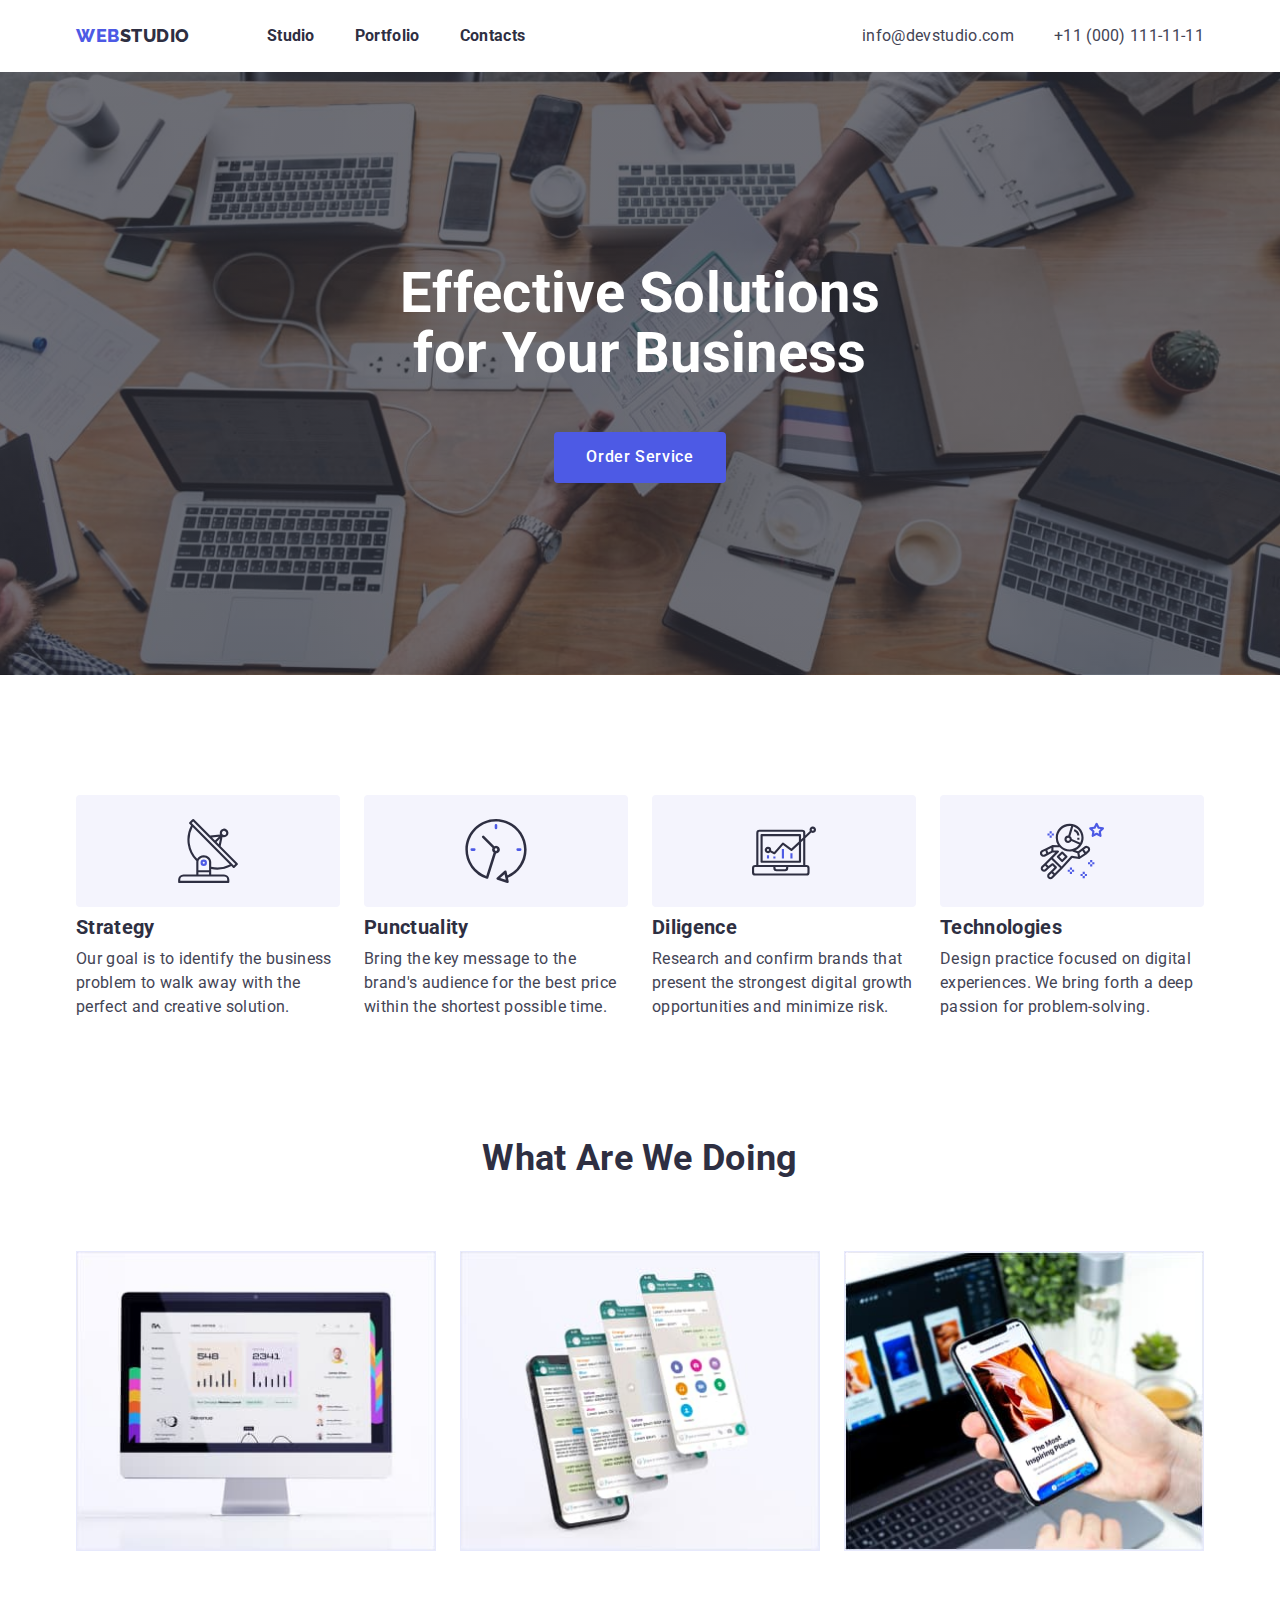
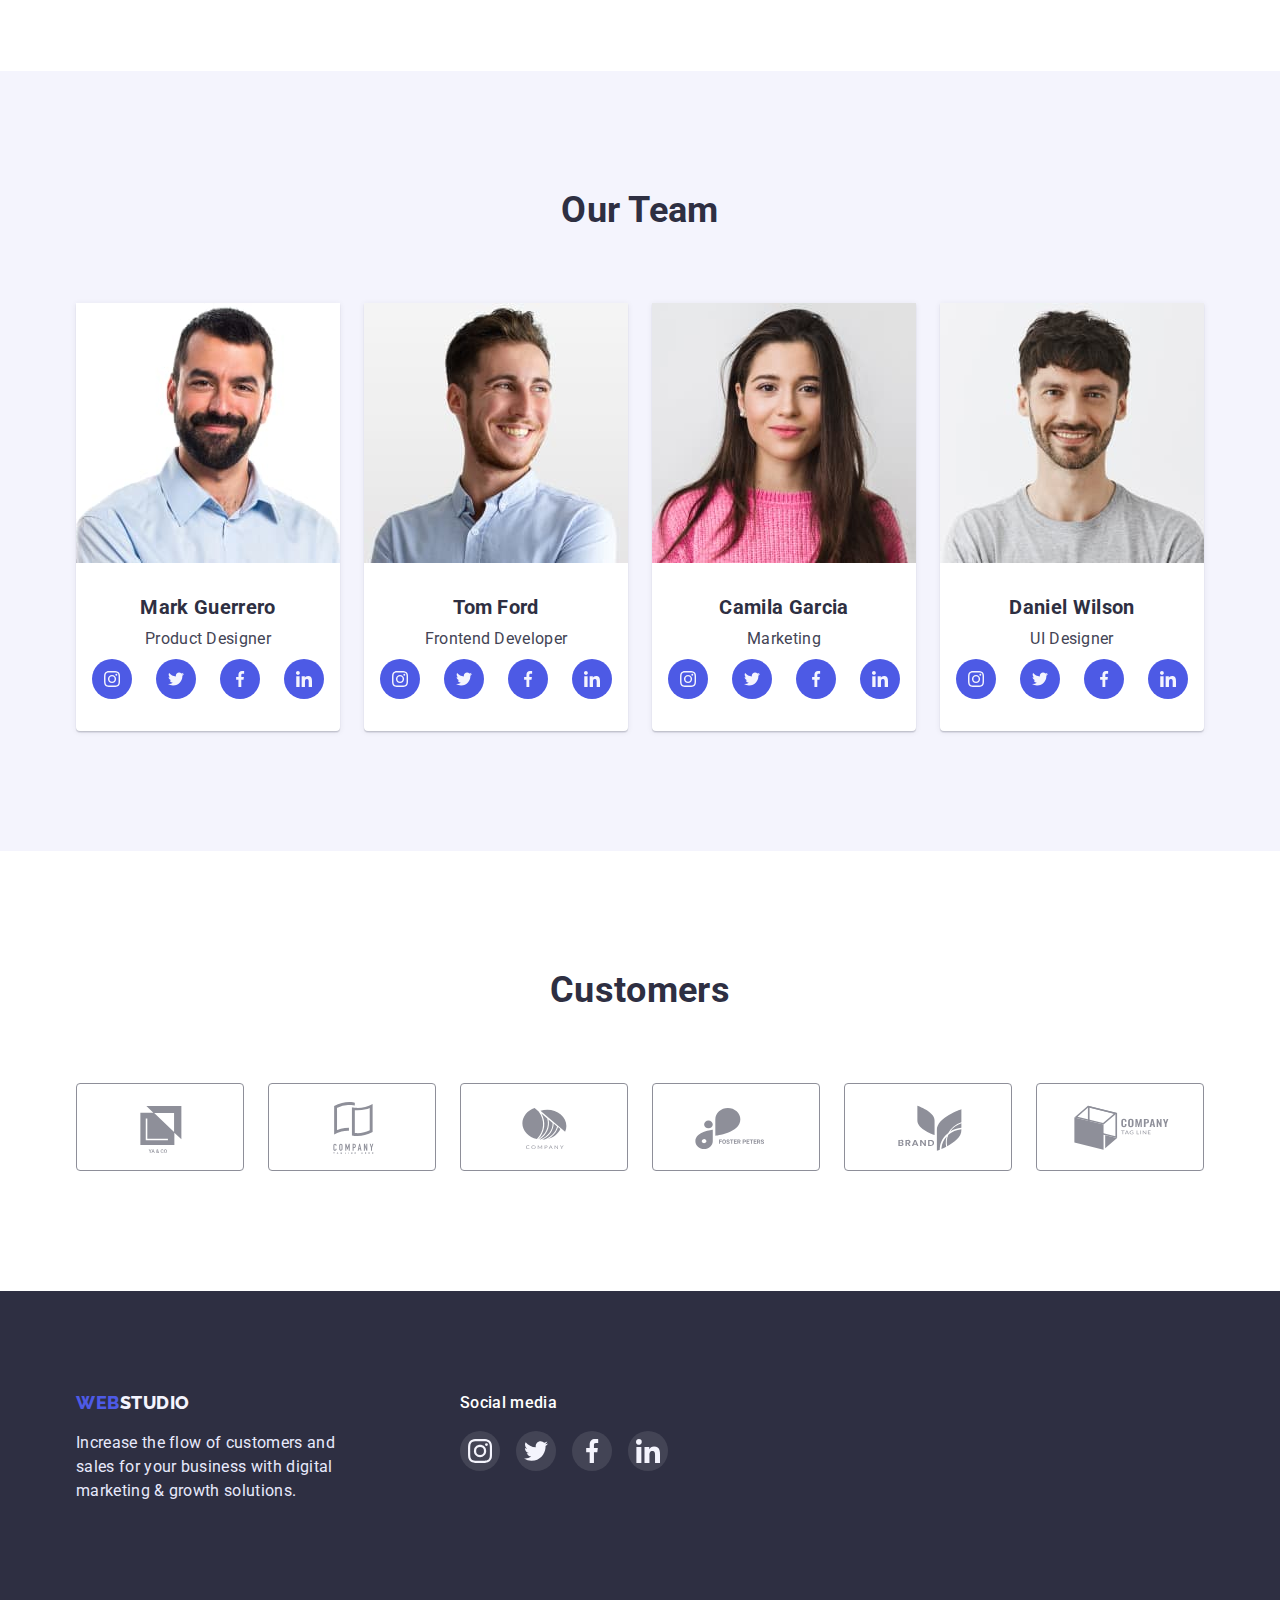
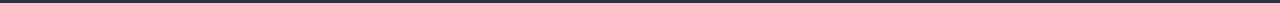
<file: index.html>
<!DOCTYPE html>
<html lang="en">
  <head>
    <meta charset="UTF-8" />
    <meta name="viewport" content="width=device-width, initial-scale=1.0" />
    <title>WebStudio</title>
    <link rel="preconnect" href="https://fonts.googleapis.com" />
    <link rel="preconnect" href="https://fonts.gstatic.com" crossorigin />
    <link
      href="https://fonts.googleapis.com/css2?family=Raleway:wght@800&family=Roboto:wght@400;500;700;900&display=swap"
      rel="stylesheet"
    />
    <link
      rel="stylesheet"
      href="https://cdnjs.cloudflare.com/ajax/libs/modern-normalize/1.1.0/modern-normalize.min.css"
    />
    <link rel="stylesheet" href="./css/styles.css" />
  </head>

  <!------------------------------Шапка------------------------------>
  <body>
    <header class="header">
      <div class="container cont-nav">
        <nav class="navigation">
          <a href="./index.html" class="link logo logo-web"
            >web<span class="logo logo-studio-top">studio</span></a
          >
          <ul class="menu list">
            <li class="menu-item">
              <a class="menu-link link" href="./index.html">Studio</a>
            </li>
            <li class="menu-item">
              <a class="menu-link link" href="./portfolio.html">Portfolio</a>
            </li>
            <li class="menu-item">
              <a class="menu-link link" href="">Contacts</a>
            </li>
          </ul>
        </nav>

        <ul class="contact list">
          <li class="contact-item">
            <a class="contact-mail link" href="mailto:info@devstudio.com">info@devstudio.com</a>
          </li>
          <li class="contact-item">
            <a class="contact-phone link" href="tel:+110001111111">+11 (000) 111-11-11</a>
          </li>
        </ul>
      </div>
    </header>

    <!-----------------------------Герой-------------------------------->
    <main>
      <section class="hero">
        <div class="container">
          <h1 class="hero-title">Effective Solutions for Your Business</h1>
          <button class="hero-btn" type="button">Order Service</button>
        </div>
      </section>

      <!-----------------------------Наші переваги------------------------>

      <section class="section-padding">
        <div class="container">
          <h2 class="hidden">Our advantages</h2>
          <!--Потрібно приховати h2 в css-->
          <ul class="list-advantage list">
            <li class="item-advantages">
              <div class="icon-advantages">
                <svg width="64" height="64">
                  <use href="./images/sprite.svg#antenna"></use>
                </svg>
              </div>
              <h3 class="title-advantages">Strategy</h3>
              <p class="text-advantages">
                Our goal is to identify the business problem to walk away with the perfect and
                creative solution.
              </p>
            </li>
            <li class="item-advantages">
              <div class="icon-advantages">
                <svg width="64" height="64">
                  <use href="./images/sprite.svg#clock"></use>
                </svg>
              </div>
              <h3 class="title-advantages">Punctuality</h3>
              <p class="text-advantages">
                Bring the key message to the brand's audience for the best price within the shortest
                possible time.
              </p>
            </li>
            <li class="item-advantages">
              <div class="icon-advantages">
                <svg width="64" height="64">
                  <use href="./images/sprite.svg#diagram"></use>
                </svg>
              </div>
              <h3 class="title-advantages">Diligence</h3>
              <p class="text-advantages">
                Research and confirm brands that present the strongest digital growth opportunities
                and minimize risk.
              </p>
            </li>
            <li class="item-advantages">
              <div class="icon-advantages">
                <svg width="64" height="64">
                  <use href="./images/sprite.svg#astronaut"></use>
                </svg>
              </div>
              <h3 class="title-advantages">Technologies</h3>
              <p class="text-advantages">
                Design practice focused on digital experiences. We bring forth a deep passion for
                problem-solving.
              </p>
            </li>
          </ul>
        </div>
      </section>

      <!-----------------------------Що ми робимо--------------------->
      <section class="job-section">
        <div class="container">
          <h2 class="job-title">What are we doing</h2>
          <ul class="job-list list">
            <li class="job-item">
              <img class="job-content" src="./images/imac.jpg" alt="imac" width="360" />
            </li>
            <li class="job-item">
              <img class="job-content" src="./images/messenger.jpg" alt="messenger" width="360" />
            </li>
            <li class="job-item">
              <img class="job-content" src="./images/iphone.jpg" alt="iphone" width="360" />
            </li>
          </ul>
        </div>
      </section>

      <!----------------------------Наша команда--------------------------->
      <section class="team-section section-padding">
        <div class="container">
          <h2 class="team-title">Our Team</h2>
          <ul class="team-list list">
            <li class="team-item">
              <img src="./images/markguerrero.jpg" alt="Mark Guerrero" width="264" />
              <div class="employee">
                <h3 class="team-employee">Mark Guerrero</h3>
                <p class="team-position">Product Designer</p>
                <ul class="social-list list">
                  <li class="social-list-item">
                    <a href="" class="social-list-link">
                      <svg class="social-list-icon" width="16" height="16">
                        <use href="./images/sprite.svg#instagram"></use>
                      </svg>
                    </a>
                  </li>
                  <li class="social-list-item">
                    <a href="" class="social-list-link">
                      <svg class="social-list-icon" width="16" height="16">
                        <use href="./images/sprite.svg#twitter"></use>
                      </svg>
                    </a>
                  </li>
                  <li class="social-list-item">
                    <a href="" class="social-list-link">
                      <svg class="social-list-icon" width="16" height="16">
                        <use href="./images/sprite.svg#facebook"></use>
                      </svg>
                    </a>
                  </li>
                  <li class="social-list-item">
                    <a href="" class="social-list-link">
                      <svg class="social-list-icon" width="16" height="16">
                        <use href="./images/sprite.svg#linkedin"></use>
                      </svg>
                    </a>
                  </li>
                </ul>
              </div>
            </li>
            <li class="team-item">
              <img src="./images/tomford.jpg" alt="Tom Ford" width="264" />
              <div class="employee">
                <h3 class="team-employee">Tom Ford</h3>
                <p class="team-position">Frontend Developer</p>
                <ul class="social-list list">
                  <li class="social-list-item">
                    <a href="" class="social-list-link">
                      <svg class="social-list-icon" width="16" height="16">
                        <use href="./images/sprite.svg#instagram"></use>
                      </svg>
                    </a>
                  </li>
                  <li class="social-list-item">
                    <a href="" class="social-list-link">
                      <svg class="social-list-icon" width="16" height="16">
                        <use href="./images/sprite.svg#twitter"></use>
                      </svg>
                    </a>
                  </li>
                  <li class="social-list-item">
                    <a href="" class="social-list-link">
                      <svg class="social-list-icon" width="16" height="16">
                        <use href="./images/sprite.svg#facebook"></use>
                      </svg>
                    </a>
                  </li>
                  <li class="social-list-item">
                    <a href="" class="social-list-link">
                      <svg class="social-list-icon" width="16" height="16">
                        <use href="./images/sprite.svg#linkedin"></use>
                      </svg>
                    </a>
                  </li>
                </ul>
              </div>
            </li>
            <li class="team-item">
              <img src="./images/camilagarcia.jpg" alt="Camila Garcia" width="264" />
              <div class="employee">
                <h3 class="team-employee">Camila Garcia</h3>
                <p class="team-position">Marketing</p>
                <ul class="social-list list">
                  <li class="social-list-item">
                    <a href="" class="social-list-link">
                      <svg class="social-list-icon" width="16" height="16">
                        <use href="./images/sprite.svg#instagram"></use>
                      </svg>
                    </a>
                  </li>
                  <li class="social-list-item">
                    <a href="" class="social-list-link">
                      <svg class="social-list-icon" width="16" height="16">
                        <use href="./images/sprite.svg#twitter"></use>
                      </svg>
                    </a>
                  </li>
                  <li class="social-list-item">
                    <a href="" class="social-list-link">
                      <svg class="social-list-icon" width="16" height="16">
                        <use href="./images/sprite.svg#facebook"></use>
                      </svg>
                    </a>
                  </li>
                  <li class="social-list-item">
                    <a href="" class="social-list-link">
                      <svg class="social-list-icon" width="16" height="16">
                        <use href="./images/sprite.svg#linkedin"></use>
                      </svg>
                    </a>
                  </li>
                </ul>
              </div>
            </li>
            <li class="team-item">
              <img src="./images/danielwilson.jpg" alt="Daniel Wilson" width="264" />
              <div class="employee">
                <h3 class="team-employee">Daniel Wilson</h3>
                <p class="team-position">UI Designer</p>
                <ul class="social-list list">
                  <li class="social-list-item">
                    <a href="" class="social-list-link">
                      <svg class="social-list-icon" width="16" height="16">
                        <use href="./images/sprite.svg#instagram"></use>
                      </svg>
                    </a>
                  </li>
                  <li class="social-list-item">
                    <a href="" class="social-list-link">
                      <svg class="social-list-icon" width="16" height="16">
                        <use href="./images/sprite.svg#twitter"></use>
                      </svg>
                    </a>
                  </li>
                  <li class="social-list-item">
                    <a href="" class="social-list-link">
                      <svg class="social-list-icon" width="16" height="16">
                        <use href="./images/sprite.svg#facebook"></use>
                      </svg>
                    </a>
                  </li>
                  <li class="social-list-item">
                    <a href="" class="social-list-link">
                      <svg class="social-list-icon" width="16" height="16">
                        <use href="./images/sprite.svg#linkedin"></use>
                      </svg>
                    </a>
                  </li>
                </ul>
              </div>
            </li>
          </ul>
        </div>
      </section>

      <!--------------------------------клієнти------------------------------------>
      <section class="section-padding">
        <div class="container">
          <h2 class="team-title">Customers</h2>
          <ul class="customers-list list">
            <li class="customers-item">
              <a href="" class="customers-link">
                <svg class="customers-icon" width="104" height="56">
                  <use href="./images/sprite.svg#yaco"></use>
                </svg>
              </a>
            </li>
            <li class="customers-item">
              <a href="" class="customers-link">
                <svg class="customers-icon" width="104" height="56">
                  <use href="./images/sprite.svg#tagline-here"></use>
                </svg>
              </a>
            </li>
            <li class="customers-item">
              <a href="" class="customers-link">
                <svg class="customers-icon" width="104" height="56">
                  <use href="./images/sprite.svg#company"></use>
                </svg>
              </a>
            </li>
            <li class="customers-item">
              <a href="" class="customers-link">
                <svg class="customers-icon" width="104" height="56">
                  <use href="./images/sprite.svg#foster"></use>
                </svg>
              </a>
            </li>
            <li class="customers-item">
              <a href="" class="customers-link">
                <svg class="customers-icon" width="104" height="56">
                  <use href="./images/sprite.svg#brand"></use>
                </svg>
              </a>
            </li>
            <li class="customers-item">
              <a href="" class="customers-link">
                <svg class="customers-icon" width="104" height="56">
                  <use href="./images/sprite.svg#tag"></use>
                </svg>
              </a>
            </li>
          </ul>
        </div>
      </section>
    </main>

    <!----------------------------------Футер-------------------------------------->
    <footer class="footer-space">
      <div class="container cont-footer">
        <div class="footer-logo">
          <a href="./index.html" class="link logo logo-web"
            >web<span class="logo logo-studio-bottom">studio</span></a
          >
          <p class="footer-text">
            Increase the flow of customers and sales for your business with digital marketing &
            growth solutions.
          </p>
        </div>
        <div class="footer-social">
          <h4 class="social-title">Social media</h4>
          <ul class="social-footer-list list">
            <li class="social-list-item">
              <a href="" class="social-footer-link">
                <svg class="social-list-icon" width="24" height="24">
                  <use href="./images/sprite.svg#instagram"></use>
                </svg>
              </a>
            </li>
            <li class="social-list-item">
              <a href="" class="social-footer-link">
                <svg class="social-list-icon" width="24" height="24">
                  <use href="./images/sprite.svg#twitter"></use>
                </svg>
              </a>
            </li>
            <li class="social-list-item">
              <a href="" class="social-footer-link">
                <svg class="social-list-icon" width="24" height="24">
                  <use href="./images/sprite.svg#facebook"></use>
                </svg>
              </a>
            </li>
            <li class="social-list-item">
              <a href="" class="social-footer-link">
                <svg class="social-list-icon" width="24" height="24">
                  <use href="./images/sprite.svg#linkedin"></use>
                </svg>
              </a>
            </li>
          </ul>
        </div>
      </div>
    </footer>
  </body>
</html>
</file>
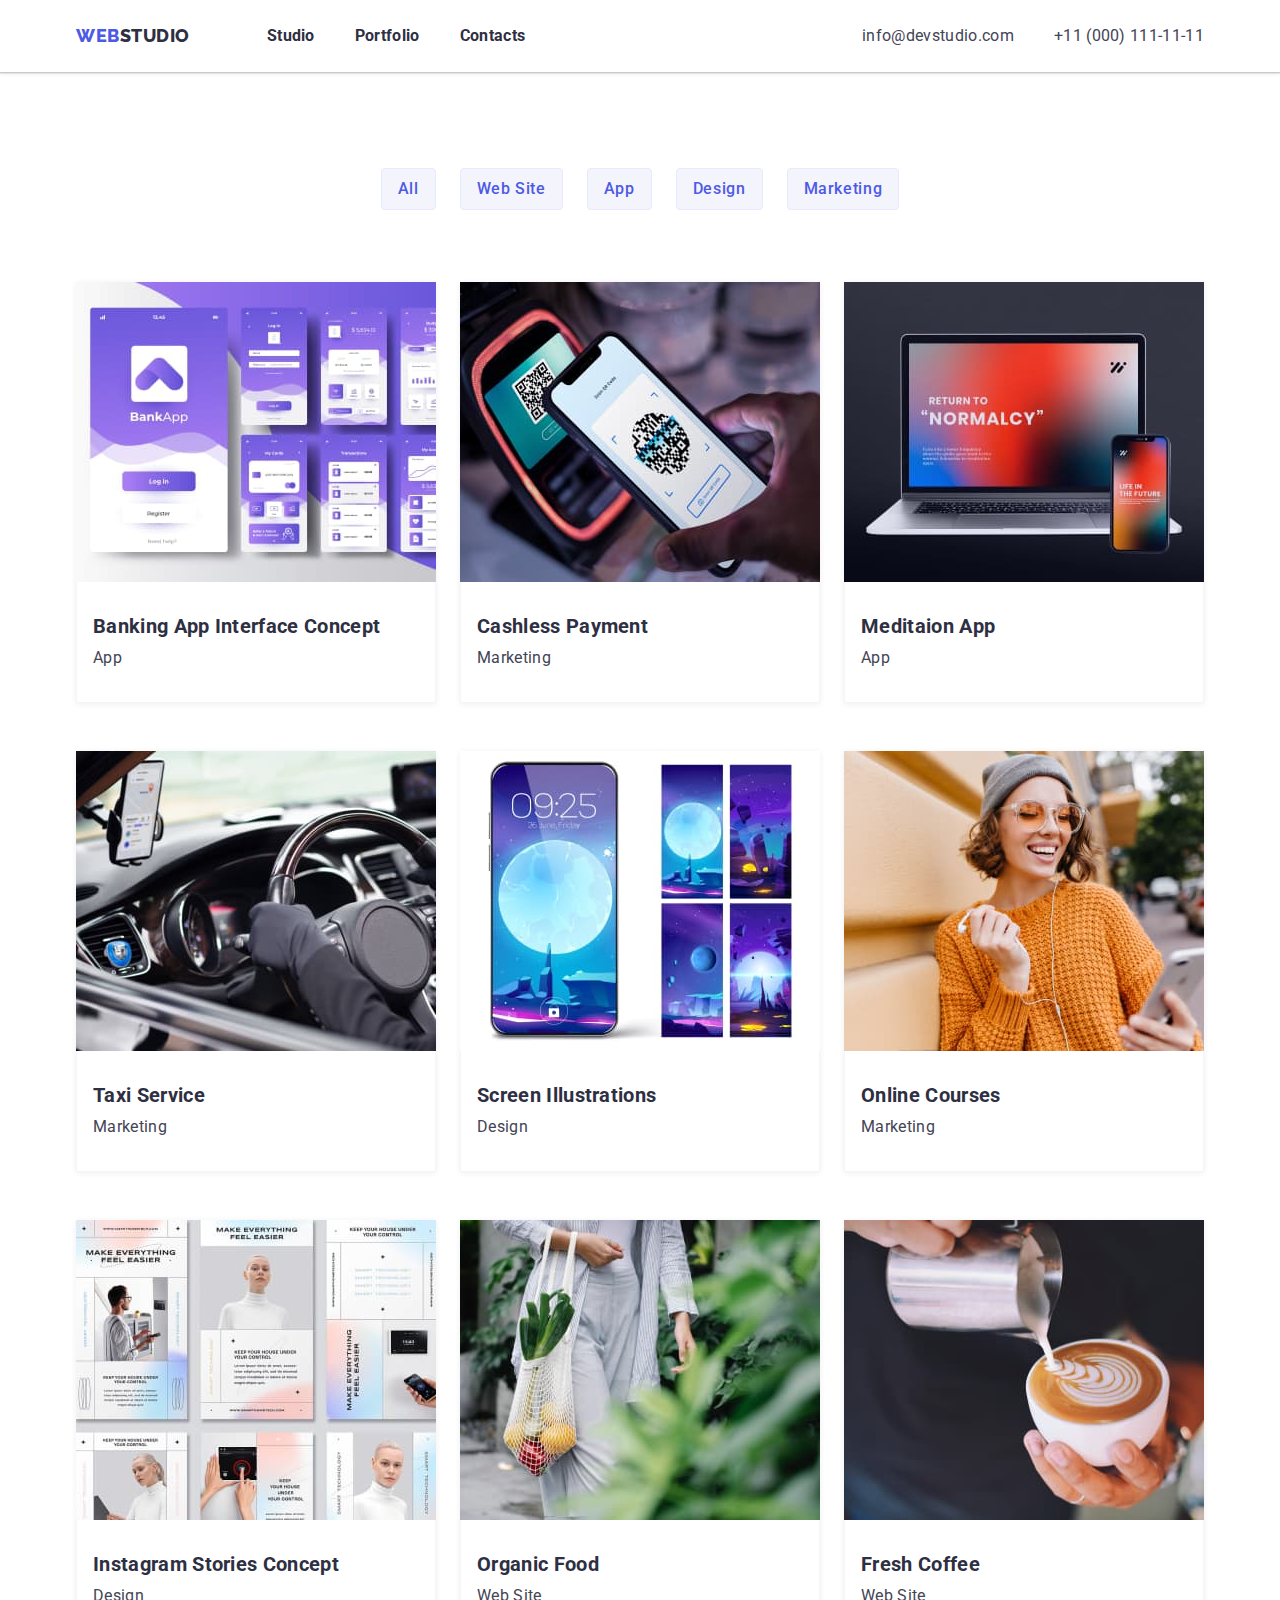
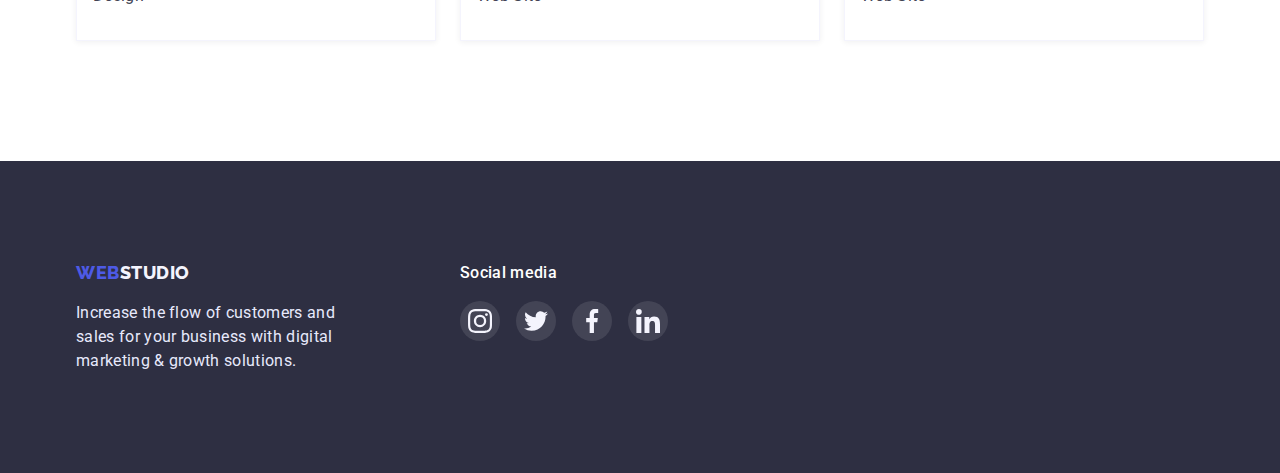
<file: portfolio.html>
<!DOCTYPE html>
<html lang="en">
  <head>
    <meta charset="UTF-8" />
    <meta http-equiv="X-UA-Compatible" content="IE=edge" />
    <meta name="viewport" content="width=device-width, initial-scale=1.0" />
    <title>Portfolio</title>
    <link rel="preconnect" href="https://fonts.googleapis.com" />
    <link rel="preconnect" href="https://fonts.gstatic.com" crossorigin />
    <link
      href="https://fonts.googleapis.com/css2?family=Raleway:wght@800&family=Roboto:wght@400;500;700;900&display=swap"
      rel="stylesheet"
    />
    <link
      rel="stylesheet"
      href="https://cdnjs.cloudflare.com/ajax/libs/modern-normalize/1.1.0/modern-normalize.min.css"
    />
    <link rel="stylesheet" href="./css/styles.css" />
  </head>

  <body>
    <!--------------------------------------Шапка----------------------------------------->
    <header class="header">
      <div class="container cont-nav">
        <nav class="navigation">
          <a href="./index.html" class="link logo logo-web"
            >web<span class="logo logo-studio-top">studio</span></a
          >
          <ul class="menu list">
            <li class="menu-item"><a class="menu-link link" href="./index.html">Studio</a></li>
            <li class="menu-item">
              <a class="menu-link link" href="./portfolio.html">Portfolio</a>
            </li>
            <li class="menu-item"><a class="menu-link link" href="">Contacts</a></li>
          </ul>
        </nav>

        <ul class="contact list">
          <li class="contact-item">
            <a class="contact-mail link" href="mailto:info@devstudio.com">info@devstudio.com</a>
          </li>
          <li class="contact-item">
            <a class="contact-phone link" href="tel:+110001111111">+11 (000) 111-11-11</a>
          </li>
        </ul>
      </div>
    </header>

    <!--------------------------------------Наші проекти------------------------------------->
    <main>
      <section class="portfolio-section">
        <h1 class="hidden">Our projects</h1>
        <!--Потрібно приховати h1 в css-->

        <!------------------------------------Фільтр----------------------------------------->
        <div class="container">
          <ul class="list filter-list">
            <li class="filter-item"><button class="filter-btn" type="button">All</button></li>
            <li class="filter-item"><button class="filter-btn" type="button">Web Site</button></li>
            <li class="filter-item"><button class="filter-btn" type="button">App</button></li>
            <li class="filter-item"><button class="filter-btn" type="button">Design</button></li>
            <li class="filter-item"><button class="filter-btn" type="button">Marketing</button></li>
          </ul>

          <!-----------------------------------Портфоліо--------------------------------------->
          <ul class="list list-portfolio">
            <li class="item-portfolio">
              <a class="link link-portfolio" href="">
                <img
                  src="./images-portfolio/bankaap.jpg"
                  alt="bank application"
                  width="360"
                  height="300"
                />
                <div class="portfolio-content">
                  <h2 class="title-portfolio">Banking App Interface Concept</h2>
                  <p class="text-portfolio">App</p>
                </div>
              </a>
            </li>
            <li class="item-portfolio">
              <a class="link link-portfolio" href="">
                <img
                  src="./images-portfolio/phoneqrcode.jpg"
                  alt="qr code on the phone"
                  width="360"
                  height="300"
                />
                <div class="portfolio-content">
                  <h2 class="title-portfolio">Cashless Payment</h2>
                  <p class="text-portfolio">Marketing</p>
                </div>
              </a>
            </li>
            <li class="item-portfolio">
              <a class="link link-portfolio" href="">
                <img src="./images-portfolio/laptop.jpg" alt="laptop" width="360" height="300" />
                <div class="portfolio-content">
                  <h2 class="title-portfolio">Meditaion App</h2>
                  <p class="text-portfolio">App</p>
                </div>
              </a>
            </li>
            <li class="item-portfolio">
              <a class="link link-portfolio" href="">
                <img
                  src="./images-portfolio/steeringwheel.jpg"
                  alt="steering wheel"
                  width="360"
                  height="300"
                />
                <div class="portfolio-content">
                  <h2 class="title-portfolio">Taxi Service</h2>
                  <p class="text-portfolio">Marketing</p>
                </div>
              </a>
            </li>
            <li class="item-portfolio">
              <a class="link link-portfolio" href="">
                <img
                  src="./images-portfolio/phonethemes.jpg"
                  alt="phone themes"
                  width="360"
                  height="300"
                />
                <div class="portfolio-content">
                  <h2 class="title-portfolio">Screen Illustrations</h2>
                  <p class="text-portfolio">Design</p>
                </div>
              </a>
            </li>
            <li class="item-portfolio">
              <a class="link link-portfolio" href="">
                <img
                  src="./images-portfolio/girlwithiphone.jpg"
                  alt="girl with iphone"
                  width="360"
                  height="300"
                />
                <div class="portfolio-content">
                  <h2 class="title-portfolio">Online Courses</h2>
                  <p class="text-portfolio">Marketing</p>
                </div>
              </a>
            </li>
            <li class="item-portfolio">
              <a class="link link-portfolio" href="">
                <img
                  src="./images-portfolio/hometech.jpg"
                  alt="home tech"
                  width="360"
                  height="300"
                />
                <div class="portfolio-content">
                  <h2 class="title-portfolio">Instagram Stories Concept</h2>
                  <p class="text-portfolio">Design</p>
                </div>
              </a>
            </li>
            <li class="item-portfolio">
              <a class="link link-portfolio" href="">
                <img src="./images-portfolio/bag.jpg" alt="bag of food" width="360" height="300" />
                <div class="portfolio-content">
                  <h2 class="title-portfolio">Organic Food</h2>
                  <p class="text-portfolio">Web Site</p>
                </div>
              </a>
            </li>
            <li class="item-portfolio">
              <a class="link link-portfolio" href="">
                <img src="./images-portfolio/coffe.jpg" alt="coffe" width="360" height="300" />
                <div class="portfolio-content">
                  <h2 class="title-portfolio">Fresh Coffee</h2>
                  <p class="text-portfolio">Web Site</p>
                </div>
              </a>
            </li>
          </ul>
        </div>
      </section>
    </main>
    <!------------------------------------------------Футер-------------------------------------------->
    <footer class="footer-space">
      <div class="container cont-footer">
        <div class="footer-logo">
          <a href="./index.html" class="link logo logo-web"
            >web<span class="logo logo-studio-bottom">studio</span></a
          >
          <p class="footer-text">
            Increase the flow of customers and sales for your business with digital marketing &
            growth solutions.
          </p>
        </div>
        <div class="footer-social">
          <h4 class="social-title">Social media</h4>
          <ul class="social-footer-list list">
            <li class="social-list-item">
              <a href="" class="social-footer-link">
                <svg class="social-list-icon" width="24" height="24">
                  <use href="./images/sprite.svg#instagram"></use>
                </svg>
              </a>
            </li>
            <li class="social-list-item">
              <a href="" class="social-footer-link">
                <svg class="social-list-icon" width="24" height="24">
                  <use href="./images/sprite.svg#twitter"></use>
                </svg>
              </a>
            </li>
            <li class="social-list-item">
              <a href="" class="social-footer-link">
                <svg class="social-list-icon" width="24" height="24">
                  <use href="./images/sprite.svg#facebook"></use>
                </svg>
              </a>
            </li>
            <li class="social-list-item">
              <a href="" class="social-footer-link">
                <svg class="social-list-icon" width="24" height="24">
                  <use href="./images/sprite.svg#linkedin"></use>
                </svg>
              </a>
            </li>
          </ul>
        </div>
      </div>
    </footer>
  </body>
</html>
</file>
<file: css/styles.css>
:root {
  --first-color: #2e2f42;
  --second-color: #434455;
  --first-background-color: #ffffff;
  --second-background-color: #2e2f42;
  --accent-color: #4d5ae5;
}

/* ====================================================================== */
body {
  font-family: 'Roboto', sans-serif;
  letter-spacing: 0.02em;
  background-color: var(--first-background-color);
  color: var(--first-color);
}

h1,
h2,
h3,
h4,
p,
ul {
  margin-top: 0;
  margin-bottom: 0;
}
img {
  display: block;
}

.list {
  list-style: none;
  padding: 0;
}

.link {
  text-decoration: none;
}
.hidden {
  position: absolute;
  white-space: nowrap;
  width: 1px;
  height: 1px;
  overflow: hidden;
  border: 0;
  padding: 0;
  clip: rect(0 0 0 0);
  clip-path: inset(50%);
  margin: -1px;
}

.container {
  width: 1158px;
  padding-left: 15px;
  padding-right: 15px;
  margin: 0 auto;
  /* outline: 1px solid tomato; */
}

.section-padding {
  padding-top: 120px;
  padding-bottom: 120px;
}
/* ==================================Шапка=============================== */
.header {
  box-shadow: 0px 2px 1px rgb(46 47 66 / 8%), 0px 1px 1px rgb(46 47 66 / 16%),
    0px 1px 6px rgb(46 47 66 / 8%);
}
.cont-nav {
  display: flex;
}

.navigation {
  display: flex;
  align-items: center;
}

.logo {
  /* padding-top: 24px;
  padding-bottom: 24px; */
  font-family: 'Raleway', sans-serif;
  font-weight: 800;
  font-size: 18px;
  line-height: 1.33;
  letter-spacing: 0.03em;
  text-transform: uppercase;
}
.logo-web {
  color: var(--accent-color);
}

.logo-studio-top {
  color: var(--first-color);
  margin: 0;
}

.menu {
  display: flex;
  margin-left: 77px;
}

.menu-item:not(:last-child) {
  margin-right: 40px;
}

.menu-link {
  display: block;
  padding-top: 24px;
  padding-bottom: 24px;
  font-weight: 700;
  font-size: 16px;
  line-height: 1.5;
  color: var(--first-color);
}

.menu-link:hover,
.menu-link:focus {
  color: var(--accent-color);
}

.contact {
  display: flex;
  margin-left: auto;
}

.contact-item:not(:last-child) {
  margin-right: 40px;
}

.contact-mail,
.contact-phone {
  display: block;
  padding-top: 24px;
  padding-bottom: 24px;
  font-size: 16px;
  line-height: 1.5;
  color: var(--second-color);
}

.contact-mail:hover,
.contact-mail:focus {
  color: var(--accent-color);
}
.contact-phone:hover,
.contact-phone:focus {
  color: var(--accent-color);
}
/* ==================================/ Шапка=============================== */

/* ===================================HERO================================ */
.hero {
  max-width: 1440px;
  margin: 0px auto;
  padding-top: 192px;
  padding-bottom: 192px;
  background-color: var(--second-background-color);
  text-align: center;
  background-image: linear-gradient(rgba(47, 48, 58, 0.7), rgba(47, 48, 58, 0.7)),
    url(../images/people-office\ .jpg);
  background-size: cover;
  background-position: center;
}
.hero-title {
  width: 492px;
  margin: 0 auto 48px;
  font-weight: 700;
  font-size: 56px;
  line-height: 1.07;
  color: var(--first-background-color);
}

.hero-btn {
  border: transparent;
  border-radius: 4px;
  padding: 16px 32px;
  min-width: 170px;
  height: 51px;
  display: inline-block;

  font-family: inherit;
  font-weight: 500;
  font-size: 16px;
  line-height: 1.18;
  letter-spacing: 0.04em;
  color: #ffffff;
  background-color: var(--accent-color);
  cursor: pointer;
}

.hero-btn:hover,
.hero-btn:focus {
  background-color: var(--accent-color);
  box-shadow: 0px 4px 4px 0px #00000026;
}

.hero-btn:active {
  background-color: #404bbf;
  border: 1px solid #404bbf;
}
/* ===================================/ HERO================================ */

/* ================================Наші переваги=========================== */
.list-advantage {
  display: flex;
}

.item-advantages {
  width: 264px;
}
.item-advantages:not(:last-child) {
  margin-right: 24px;
}

.icon-advantages {
  display: flex;
  justify-content: center;
  align-items: center;
  margin-bottom: 8px;
  height: 112px;
  background: #f4f4fd;
  border-radius: 4px;
}

.title-advantages {
  margin-bottom: 8px;
  margin-top: 0;
  font-weight: 700;
  font-size: 20px;
  line-height: 1.2;
  color: var(--first-color);
}

.text-advantages {
  font-size: 16px;
  line-height: 1.5;
  color: var(--second-color);
}
/* ================================/ Наші переваги=========================== */

/* =================================Що ми робимо============================= */
.job-section {
  padding-bottom: 120px;
}
.job-title {
  margin-bottom: 72px;
  font-weight: 700;
  font-size: 36px;
  line-height: 1.11;
  text-align: center;
  text-transform: capitalize;
  color: var(--first-color);
}
.job-list {
  display: flex;
  gap: 24px;
}
.job-item {
  flex-basis: calc((100% - 48px) / 3);
}
.job-content {
  border: 1px solid #e7e9fc;
}

/* ================================/ Що ми робимо============================= */

/* =================================Наша команда============================== */
.team-section {
  background-color: #f4f4fd;
}

.team-title {
  margin-bottom: 72px;
  font-weight: 700;
  font-size: 36px;
  line-height: 1.11;
  text-align: center;
  text-transform: capitalize;
}
.team-list {
  display: flex;
  gap: 24px;
}

.team-item {
  flex-basis: calc((100% - 48px) / 3);
  background-color: var(--first-background-color);
  border-radius: 0px 0px 4px 4px;
  box-shadow: 0px 1px 6px rgba(46, 47, 66, 0.08), 0px 1px 1px rgba(46, 47, 66, 0.16),
    0px 2px 1px rgba(46, 47, 66, 0.08);
}

.employee {
  padding-top: 32px;
  padding-bottom: 32px;
  padding-left: 16px;
  padding-right: 16px;
  text-align: center;
}

.team-employee {
  margin-bottom: 8px;
  font-weight: 700;
  font-size: 20px;
  line-height: 1.2;
  color: var(--first-color);
}

.team-position {
  margin-bottom: 8px;
  font-size: 16px;
  line-height: 1.5;
  color: var(--second-color);
}

.social-list {
  display: flex;
  justify-content: center;
  gap: 24px;
}

.social-list-link {
  display: flex;
  justify-content: center;
  align-items: center;
  width: 40px;
  height: 40px;
  border-radius: 50%;
  background-color: #4d5ae5;
}
.social-list-icon {
  fill: #f4f4fd;
}
/* =================================/ Наша команда============================== */

/* ===================================Клієнти===================================  */
.customers-list {
  display: flex;
  gap: 24px;
}
.customers-item {
  width: 168px;
  height: 88px;

}
.customers-link {
  display: flex;
  justify-content: center;
  align-items: center;
  width: 100%;
  height: 100%;
  fill: #8e8f99;
  border: 1px solid #8e8f99;
  border-radius: 4px;
}

.customers-link:hover,
.customers-link:focus {
  border-color: var(--accent-color);
  fill: var(--accent-color);
}

/* =====================================/ Клієнти===============================  */

/* ===================================Футер===================================== */

.footer-space {
  padding-top: 100px;
  padding-bottom: 100px;
  background-color: var(--second-background-color);
}
.logo-studio-bottom {
  color: #f4f4fd;
}
.footer-text {
  margin-top: 16px;
  width: 264px;
  font-size: 16px;
  line-height: 1.5;
  color: #e7e9fc;
}
.footer-logo {
  margin-right: 120px;
}
.social-title {
  margin-bottom: 16px;
  font-weight: 500;
  font-size: 16px;
  line-height: 1.5;
  color: #ffffff;
}
.social-footer-list {
  display: flex;
  justify-content: center;
  gap: 16px;
}
.social-footer-link {
  display: flex;
  justify-content: center;
  align-items: center;
  width: 40px;
  height: 40px;
  border-radius: 50%;
  background-color: rgba(255, 255, 255, 0.1);
}
.social-footer-link:hover,
.social-footer-link:focus {
  background-color: #31d0aa;
}
/* ==================================/ Футер===================================== */

/* .......................................Портфоліо сторінка..................... */

.portfolio-section {
  padding-top: 96px;
  padding-bottom: 120px;
}
/* ========================================Фільтр================================ */
.filter-list {
  display: flex;
  justify-content: center;
  margin-bottom: 72px;
}

.cont-footer {
  display: flex;
}

.filter-item:not(:last-child) {
  margin-right: 24px;
}

.filter-btn {
  padding: 8px 16px;
  font-family: inherit;
  font-weight: 500;
  font-size: 16px;
  line-height: 1.5;
  text-align: center;
  letter-spacing: 0.04em;
  color: var(--accent-color);
  background-color: #f4f4fd;
  border: 1px solid #e7e9fc;
  border-radius: 4px;
  cursor: pointer;
}

.filter-btn:hover,
.filter-btn:focus {
  color: #ffffff;
  background-color: var(--accent-color);
  border: 1px solid var(--accent-color);
  box-shadow: 0px 3px 1px rgba(0, 0, 0, 0.1), 0px 2px 1px rgba(0, 0, 0, 0.08),
    0px 2px 2px rgba(0, 0, 0, 0.12);
}

/* ========================================/ Фільтр=================================== */

/* ========================================Портфоліо================================== */
.list-portfolio {
  display: flex;
  flex-wrap: wrap;
  column-gap: 24px;
  row-gap: 48px;
}

.item-portfolio {
  flex-basis: calc((100% - 48px) / 3);
}

.link-portfolio {
  display: block;
  box-shadow: 0px 1px 6px rgba(46, 47, 66, 0.08);
}
.link-portfolio:hover,
.link-portfolio:focus {
  box-shadow: 0px 1px 6px rgba(46, 47, 66, 0.08), 0px 1px 1px rgba(46, 47, 66, 0.16),
    0px 2px 1px rgba(46, 47, 66, 0.08);
}

.portfolio-content {
  padding: 32px 16px;
  border-left: 0.5px solid #f4f4fd;
  border-bottom: 0.5px solid #f4f4fd;
  border-right: 0.5px solid #f4f4fd;
}

.title-portfolio {
  margin-bottom: 8px;
  font-weight: 700;
  font-size: 20px;
  line-height: 1.2;
  color: var(--first-color);
}

.text-portfolio {
  font-size: 16px;
  line-height: 1.5;
  color: var(--second-color);
}

/* ========================================/ Портфоліо================================ */
</file>
